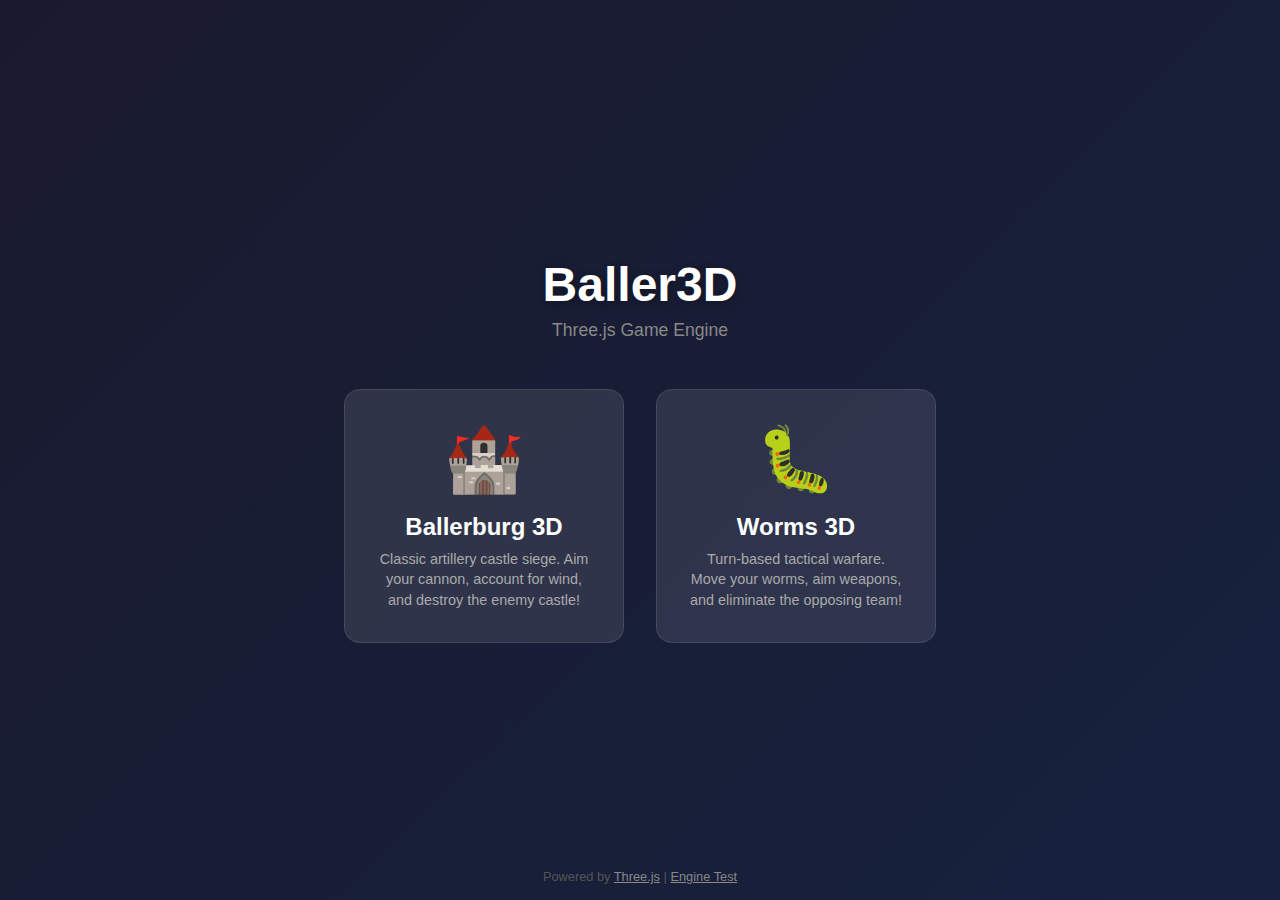
<file: index.html>
<!DOCTYPE html>
<html lang="en">
<head>
    <meta charset="UTF-8">
    <meta name="viewport" content="width=device-width, initial-scale=1.0">
    <title>Baller3D Game Engine</title>
    <style>
        * { margin: 0; padding: 0; box-sizing: border-box; }
        body {
            font-family: 'Segoe UI', Arial, sans-serif;
            background: linear-gradient(135deg, #1a1a2e 0%, #16213e 100%);
            min-height: 100vh;
            display: flex;
            flex-direction: column;
            align-items: center;
            justify-content: center;
            color: #fff;
        }
        h1 {
            font-size: 3rem;
            margin-bottom: 0.5rem;
            text-shadow: 0 2px 10px rgba(0,0,0,0.3);
        }
        .subtitle {
            color: #888;
            margin-bottom: 3rem;
            font-size: 1.1rem;
        }
        .games {
            display: flex;
            gap: 2rem;
            flex-wrap: wrap;
            justify-content: center;
        }
        .game-card {
            background: rgba(255,255,255,0.1);
            border-radius: 16px;
            padding: 2rem;
            width: 280px;
            text-align: center;
            text-decoration: none;
            color: #fff;
            transition: transform 0.2s, box-shadow 0.2s;
            border: 1px solid rgba(255,255,255,0.1);
        }
        .game-card:hover {
            transform: translateY(-5px);
            box-shadow: 0 10px 30px rgba(0,0,0,0.3);
            background: rgba(255,255,255,0.15);
        }
        .game-icon {
            font-size: 4rem;
            margin-bottom: 1rem;
        }
        .game-title {
            font-size: 1.5rem;
            font-weight: bold;
            margin-bottom: 0.5rem;
        }
        .game-desc {
            color: #aaa;
            font-size: 0.9rem;
            line-height: 1.4;
        }
        .ballerburg .game-icon { color: #e74c3c; }
        .worms .game-icon { color: #2ecc71; }
        footer {
            position: absolute;
            bottom: 1rem;
            color: #555;
            font-size: 0.8rem;
        }
        footer a { color: #888; }
    </style>
</head>
<body>
    <h1>Baller3D</h1>
    <p class="subtitle">Three.js Game Engine</p>

    <div class="games">
        <a href="games/ballerburg3D/index.html" class="game-card ballerburg">
            <div class="game-icon">&#127984;</div>
            <div class="game-title">Ballerburg 3D</div>
            <div class="game-desc">
                Classic artillery castle siege. Aim your cannon,
                account for wind, and destroy the enemy castle!
            </div>
        </a>

        <a href="games/worms3D/index.html" class="game-card worms">
            <div class="game-icon">&#128027;</div>
            <div class="game-title">Worms 3D</div>
            <div class="game-desc">
                Turn-based tactical warfare. Move your worms,
                aim weapons, and eliminate the opposing team!
            </div>
        </a>
    </div>

    <footer>
        Powered by <a href="https://threejs.org">Three.js</a> |
        <a href="engine/test-engine.html">Engine Test</a>
    </footer>
</body>
</html>
</file>
